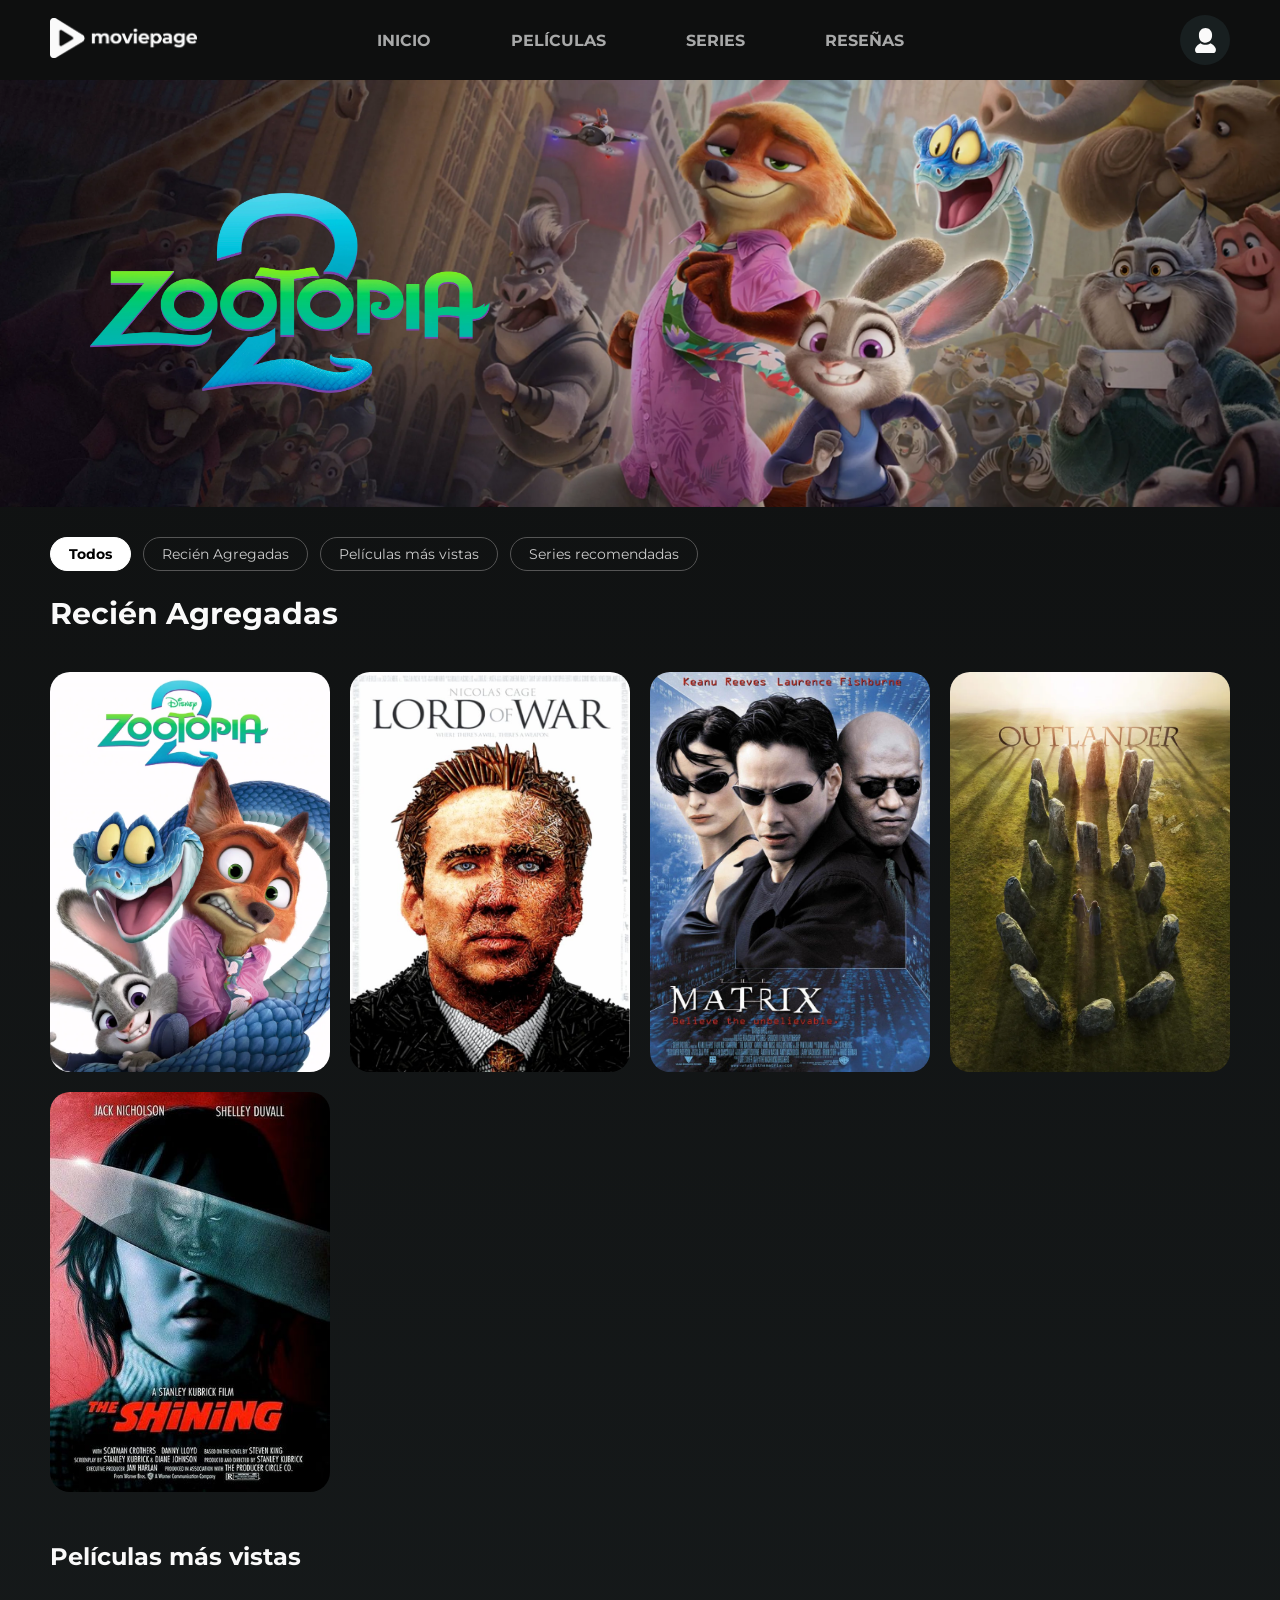
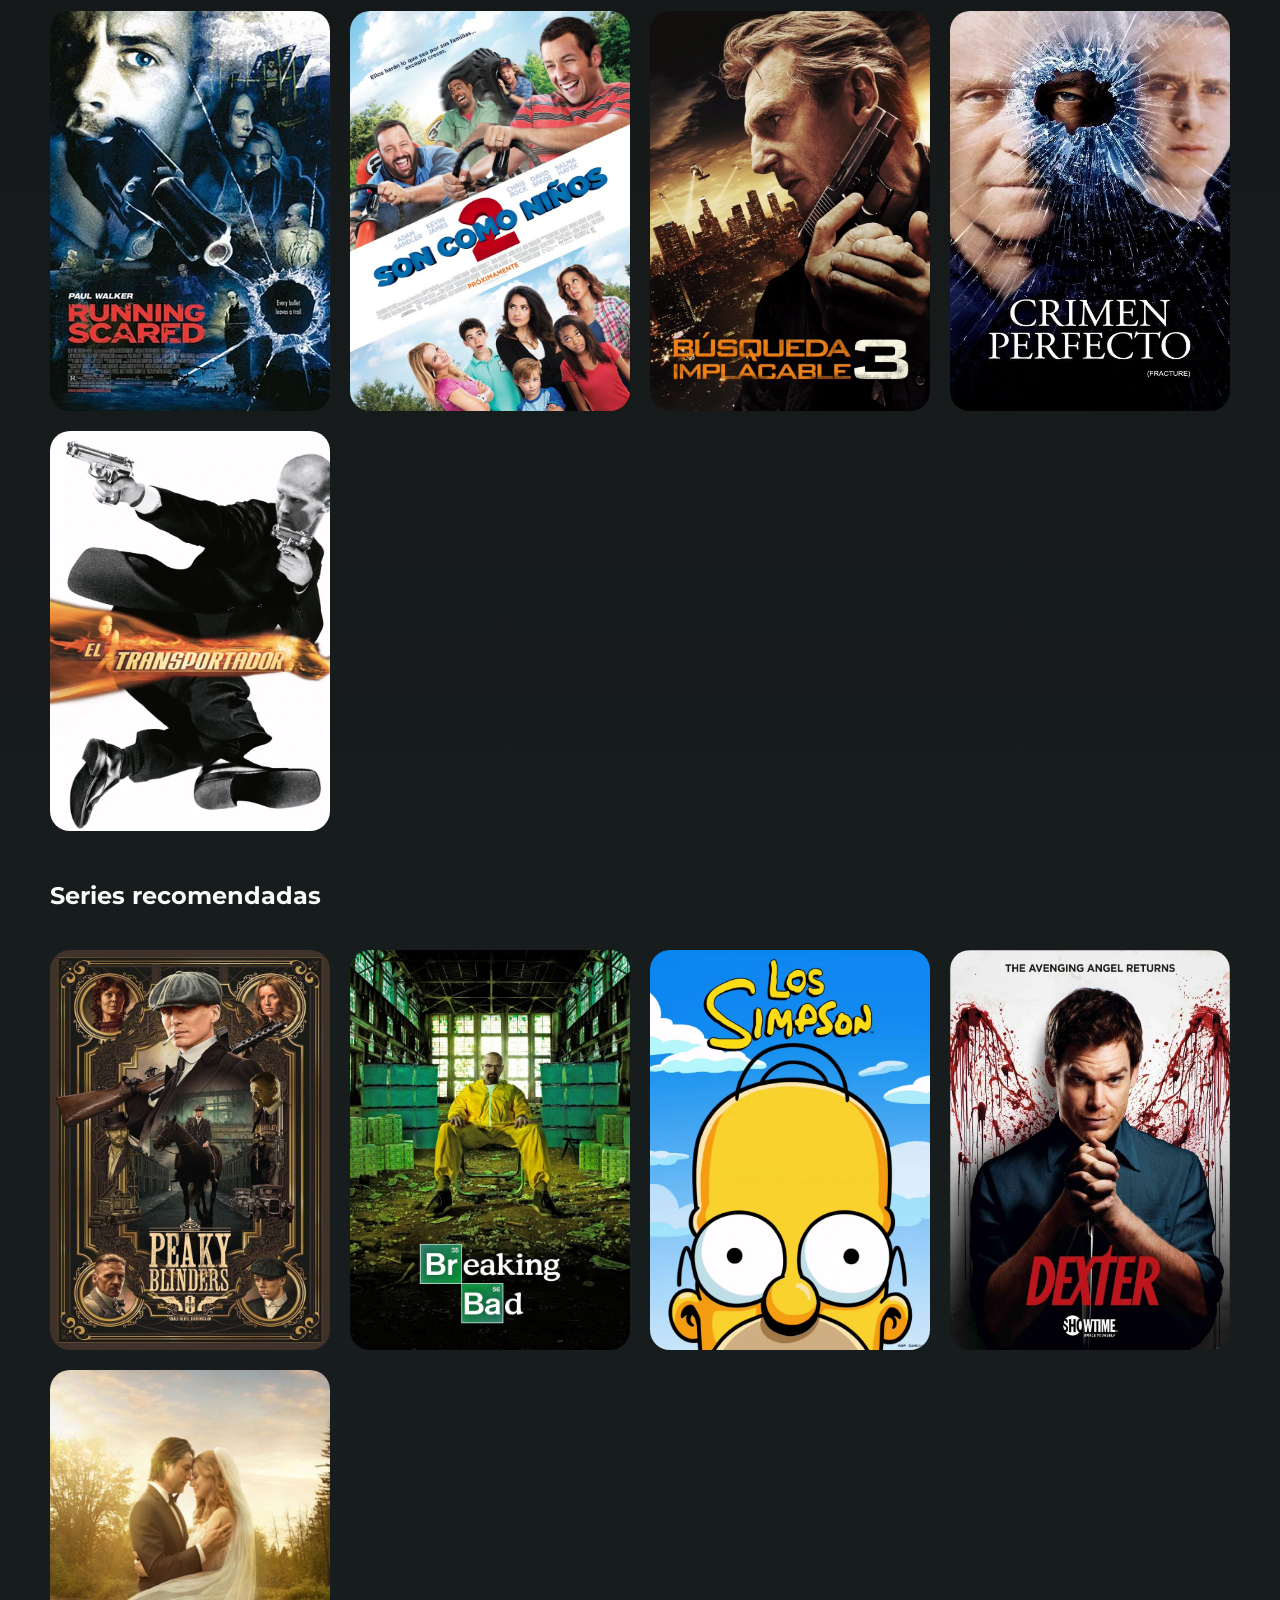
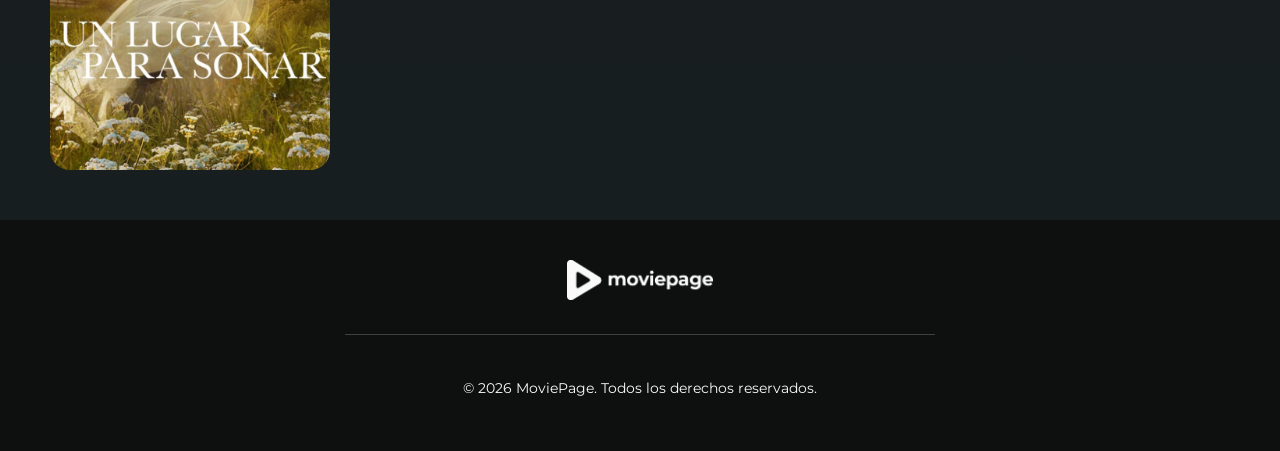
<file: index.html>
<!doctype html>

<html lang="es">
  <head>
    <meta charset="UTF-8" />
    <meta name="viewport" content="width=device-width, initial-scale=1.0" />
    <link rel="stylesheet" href="./global.css" />
    <script src="https://code.jquery.com/jquery-3.7.1.min.js"></script>
    <link rel="icon" type="image/png" href="./public/favicon.png" />
    <link
      href="https://fonts.googleapis.com/css2?family=Montserrat:wght@400;700&display=swap"
      rel="stylesheet"
    />
    <title>MoviePage - Películas, series y reseñas</title>
  </head>

  <body>
    <header>
      <a href="./index.html"><img src="./public/logo.png" height="40px;" class="logo" /></a>
      <nav>
        <ul id="menu">
          <li>
            <a href="./index.html">INICIO</a>
          </li>
          <li>
            <a href="./paginapeliculas.html">PELÍCULAS</a>
          </li>
          <li>
            <a href="./paginaseries.html">SERIES</a>
          </li>
          <li>
            <a href="./reseñas.html">RESEÑAS</a>
          </li>
        </ul>
      </nav>

      <a class="circulo" href="./cuenta.html">
        <img src="./public/account.svg" alt="" height="25px" />
      </a>
    </header>
    <section id="hero">
      <img
        src="./public/zootopia2hero.webp"
        alt="Logo Zootopia 2"
        class="zootopiaLogo"
      />
      <div class="bg-hero"></div>
      <img src="./public/hero.webp" alt="Hero Image" class="hero-image" />
    </section>
    <main>
      <section id="peliculas">
        <div id="filtros">
          <button id="btn-todos" class="filtro-btn activo" onclick="filtrar('todos')">Todos</button>
          <button id="btn-recien" class="filtro-btn" onclick="filtrar('recien')">Recién Agregadas</button>
          <button id="btn-mas-vistas" class="filtro-btn" onclick="filtrar('mas-vistas')">Películas más vistas</button>
          <button id="btn-series" class="filtro-btn" onclick="filtrar('series')">Series recomendadas</button>
        </div>

        <div id="recien" class="seccion">
          <h1>Recién Agregadas</h1>
          <div class="fila-peliculas">
            <div class="pelicula-conteiner">
              <img
                src="./public/peliculasRecienAgregados/zootopia2.webp"
                alt="Zootopia 2"
                class="pelicula"
              />
            </div>
            <div class="pelicula-conteiner">
              <img
                src="./public/peliculasRecienAgregados/lordofwar.jpg"
                alt="Lord of War"
                class="pelicula"
              />
            </div>
            <div class="pelicula-conteiner">
              <img
                src="./public/peliculasRecienAgregados/matrix.jpg"
                alt="Matrix"
                class="pelicula"
              />
            </div>
            <div class="pelicula-conteiner">
              <img
                src="./public/peliculasRecienAgregados/outlander.webp"
                alt="Outlander"
                class="pelicula"
              />
            </div>
            <div class="pelicula-conteiner">
              <img
                src="./public/peliculasRecienAgregados/elresplandor.jpg"
                alt="El Resplandor"
                class="pelicula"
              />
            </div>
          </div>
        </div>

        <div id="mas-vistas" class="seccion">
          <h2>Películas más vistas</h2>
          <div class="fila-peliculas">
            <div class="pelicula-conteiner">
              <img
                src="./public/peliculasCrimen/lapruebadelcrimen.jpg"
                alt="La Prueba del Crimen"
                class="pelicula"
              />
            </div>
            <div class="pelicula-conteiner">
              <img
                src="./public/peliculasComedia/soncomoniños.jpg"
                alt="Son Como Niños"
                class="pelicula"
              />
            </div>
            <div class="pelicula-conteiner">
              <img
                src="./public/peliculasAccion/busquedaimplacable3.webp"
                alt="Búsqueda Implacable 3"
                class="pelicula"
              />
            </div>
            <div class="pelicula-conteiner">
              <img
                src="./public/peliculasCrimen/crimenperfecto.webp"
                alt="Crimen Perfecto"
                class="pelicula"
              />
            </div>
            <div class="pelicula-conteiner">
              <img
                src="./public/peliculasAccion/eltransportador.webp"
                alt="El Transportador"
                class="pelicula"
              />
            </div>
          </div>
        </div>

        <div id="series" class="seccion">
          <h2>Series recomendadas</h2>
          <div class="fila-peliculas">
            <div class="pelicula-conteiner">
              <img
                src="./public/seriesRecienAgregadas/peakyblinders.jpg"
                alt="Peaky Blinders"
                class="pelicula"
              />
            </div>
            <div class="pelicula-conteiner">
              <img
                src="./public/seriesRecienAgregadas/breakingbad.jpg"
                alt="Breaking Bad"
                class="pelicula"
              />
            </div>
            <div class="pelicula-conteiner">
              <img
                src="./public/seriesAnimadas/lossimpsons.webp"
                alt="Los Simpsons"
                class="pelicula"
              />
            </div>
            <div class="pelicula-conteiner">
              <img
                src="./public/seriesSuspenso/dexter.jpg"
                alt="Dexter"
                class="pelicula"
              />
            </div>
            <div class="pelicula-conteiner">
              <img
                src="./public/seriesComediaRomance/unlugarparasoñar.jpg"
                alt="Un Lugar Para Soñar"
                class="pelicula"
              />
            </div>
          </div>
        </div>
      </section>
    </main>

    <script>
      function filtrar(id) {
        $('.filtro-btn').removeClass('activo');
        $('#btn-' + id).addClass('activo');

        if (id === 'todos') {
          $('.seccion:hidden').stop(true).fadeIn(400);
        } else {
          var $target = $('#' + id);
          $('.seccion').not($target).stop(true).fadeOut(200);
          $target.stop(true).fadeIn(400);
        }
      }
    </script>
    <footer>
      <a href="./index.html"><img src="./public/logo.png" height="40px;" class="logo" /></a>
      <hr />
      <p>&copy; 2026 MoviePage. Todos los derechos reservados.</p>
    </footer>
  </body>
</html>
</file>
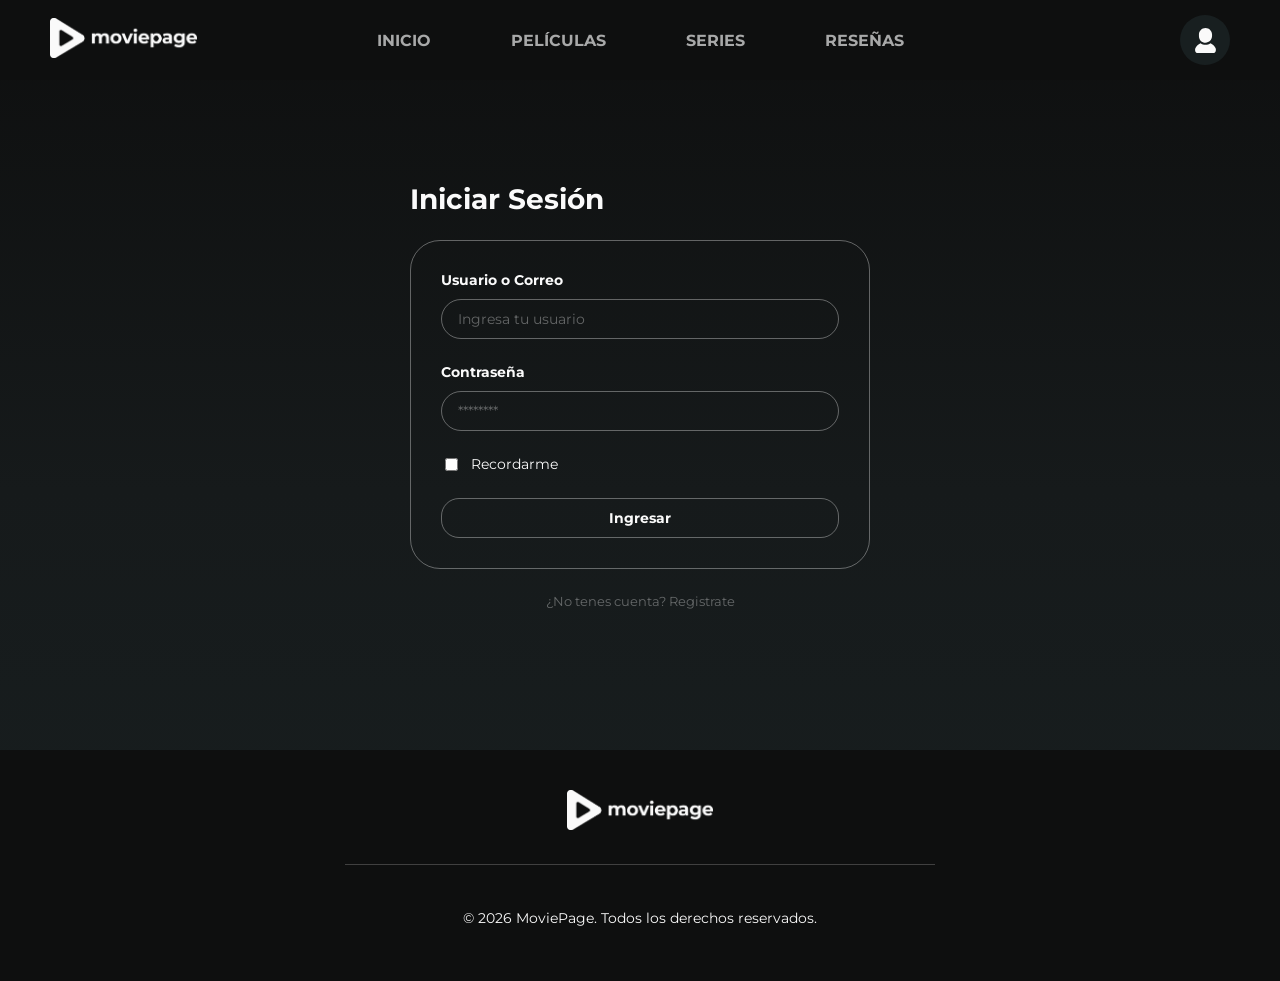
<file: cuenta.html>
<!doctype html>

<html lang="es">
  <head>
    <meta charset="UTF-8" />
    <meta name="viewport" content="width=device-width, initial-scale=1.0" />
    <link rel="stylesheet" href="./cuenta.css" />
    <link rel="icon" type="image/png" href="./public/favicon.png" />
    <link
      href="https://fonts.googleapis.com/css2?family=Montserrat:wght@400;700&display=swap"
      rel="stylesheet"
    />
    <title>MoviePage - Películas, series y reseñas</title>
  </head>

  <body>
    <header>
      <a href="./index.html"><img src="./public/logo.png" height="40px;" class="logo" /></a>
      <nav>
        <ul id="menu">
          <li>
            <a href="./index.html">INICIO</a>
          </li>
          <li>
            <a href="./paginapeliculas.html">PELÍCULAS</a>
          </li>
          <li>
            <a href="./paginaseries.html">SERIES</a>
          </li>
          <li>
            <a href="./reseñas.html">RESEÑAS</a>
          </li>
        </ul>
      </nav>

      <a class="circulo" href="./cuenta.html">
        <img src="./public/account.svg" alt="" height="25px" />
      </a>
    </header>
    <main>
      <div class="login-container">
        <h2>Iniciar Sesión</h2>

        <form action="#">
          <div class="form-group">
            <label for="username">Usuario o Correo</label>
            <input
              type="text"
              id="username"
              name="username"
              placeholder="Ingresa tu usuario"
              required
            />
          </div>

          <div class="form-group">
            <label for="password">Contraseña</label>
            <input
              type="password"
              id="password"
              name="password"
              placeholder="********"
              required
            />
          </div>

          <div class="form-group checkbox">
            <input type="checkbox" id="remember" name="remember" />
            <label for="remember">Recordarme</label>
          </div>

          <button type="button" id="btn-ingresar">Ingresar</button>
          <p id="login-error" class="error-msg"></p>
        </form>

        <a href="./register.html" class="footer-link"
          >¿No tenes cuenta? Registrate</a
        >
      </div>
    </main>
    <script src="https://code.jquery.com/jquery-3.7.1.min.js"></script>
    <script src="./js/cuenta.js"></script>
    <footer>
      <a href="./index.html"><img src="./public/logo.png" height="40px;" class="logo" /></a>
      <hr />
      <p>&copy; 2026 MoviePage. Todos los derechos reservados.</p>
    </footer>
  </body>
</html>
</file>
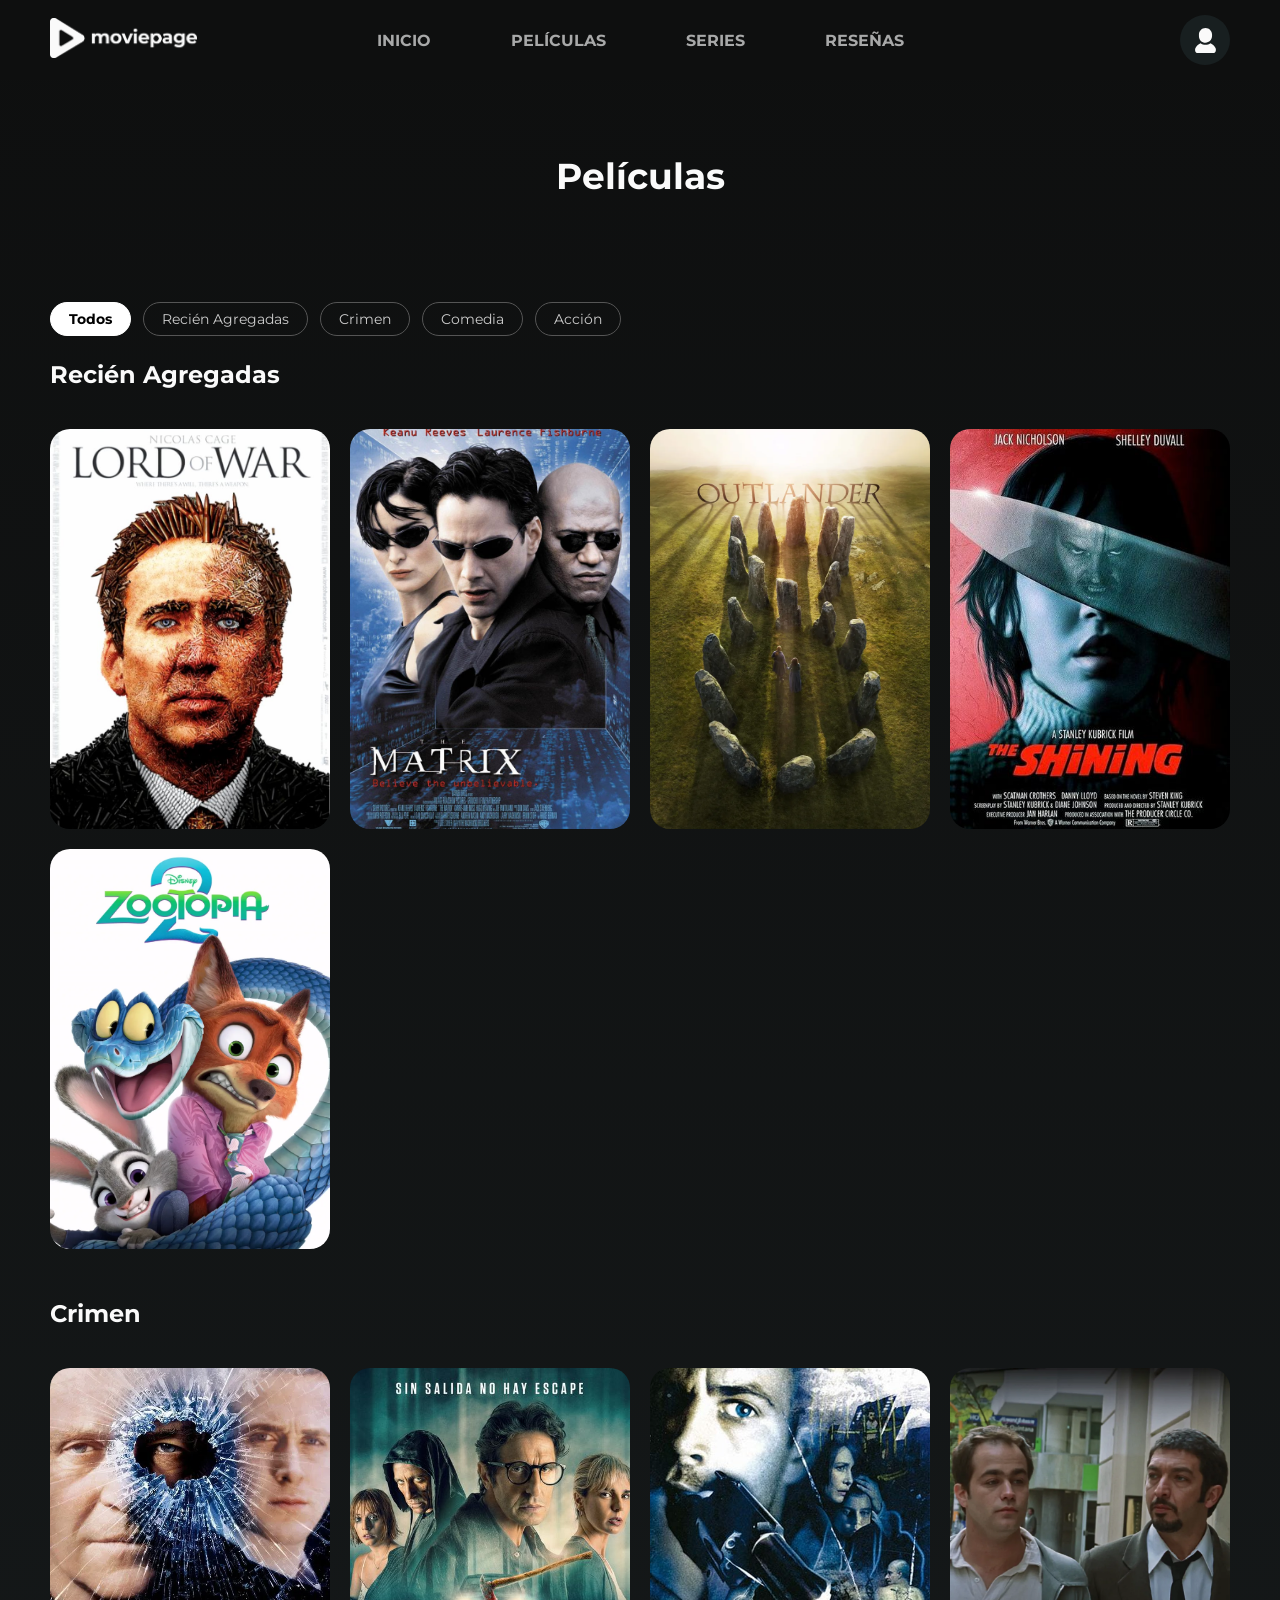
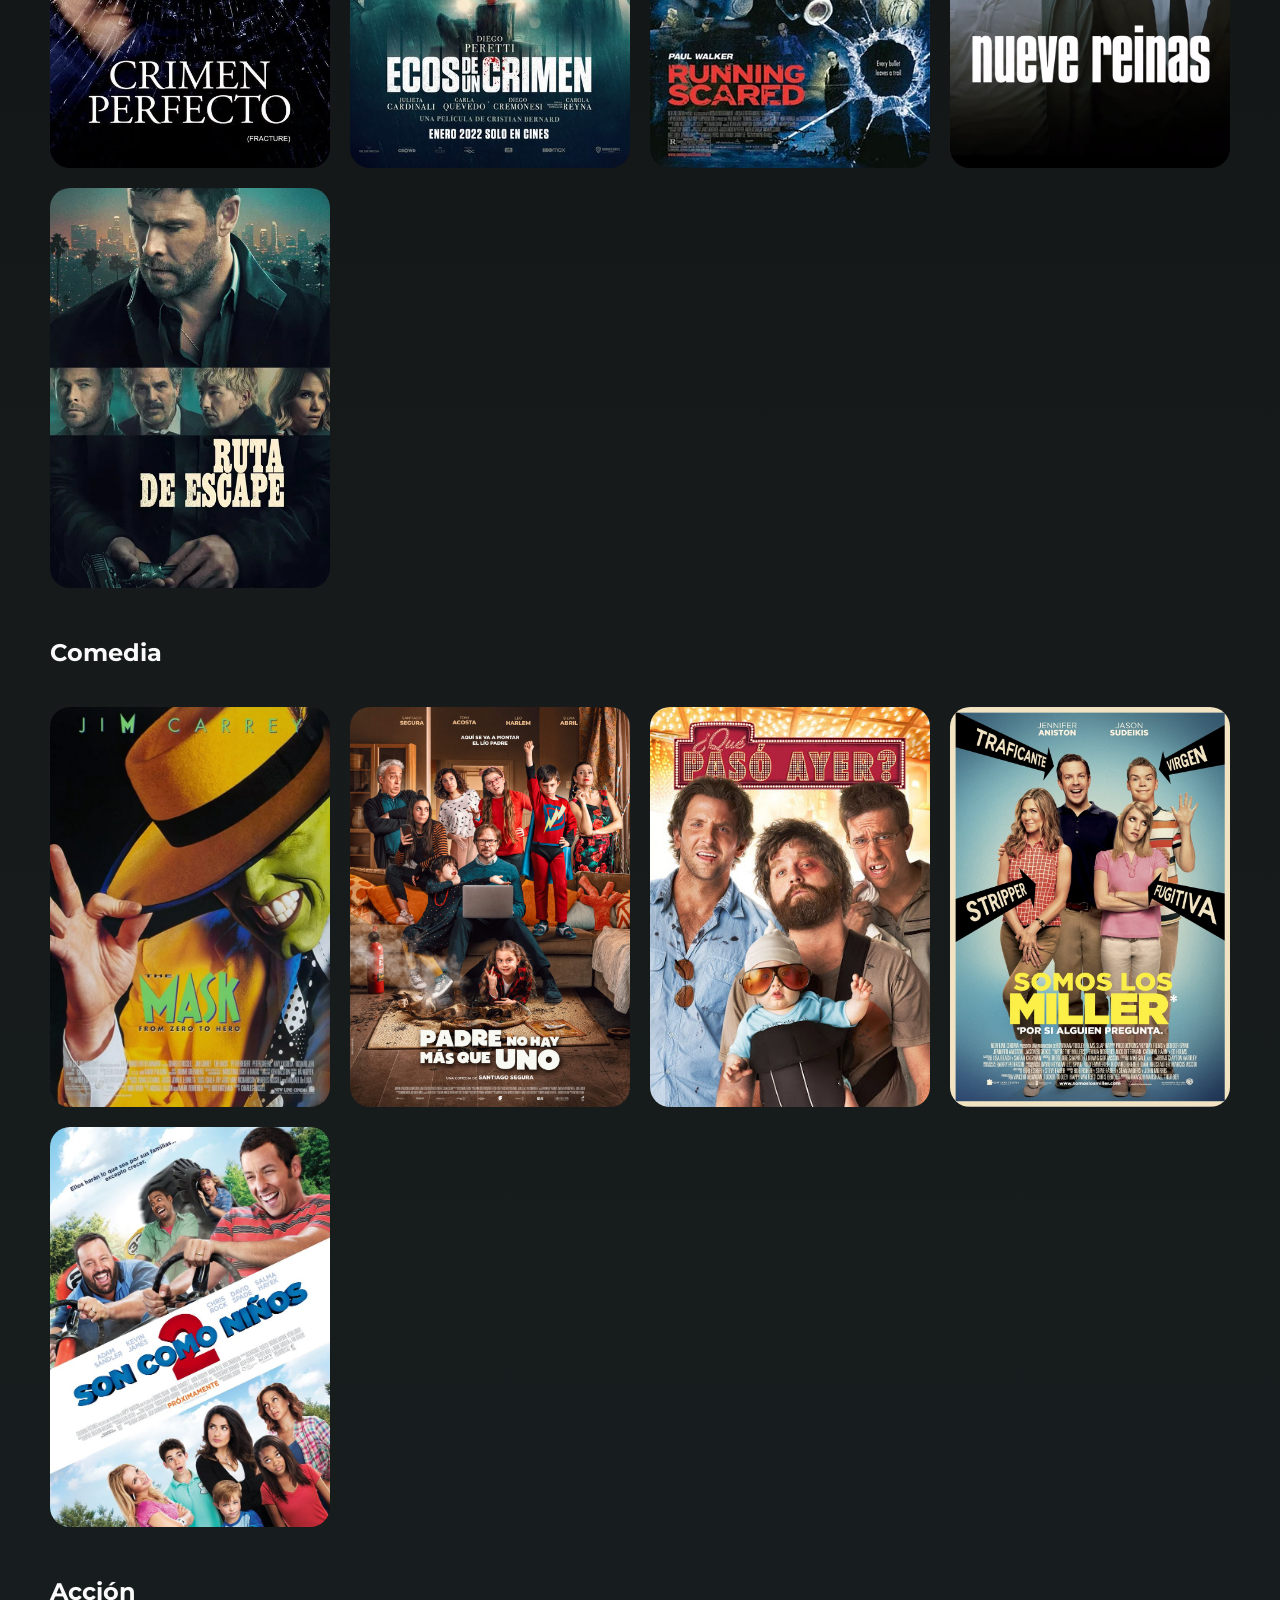
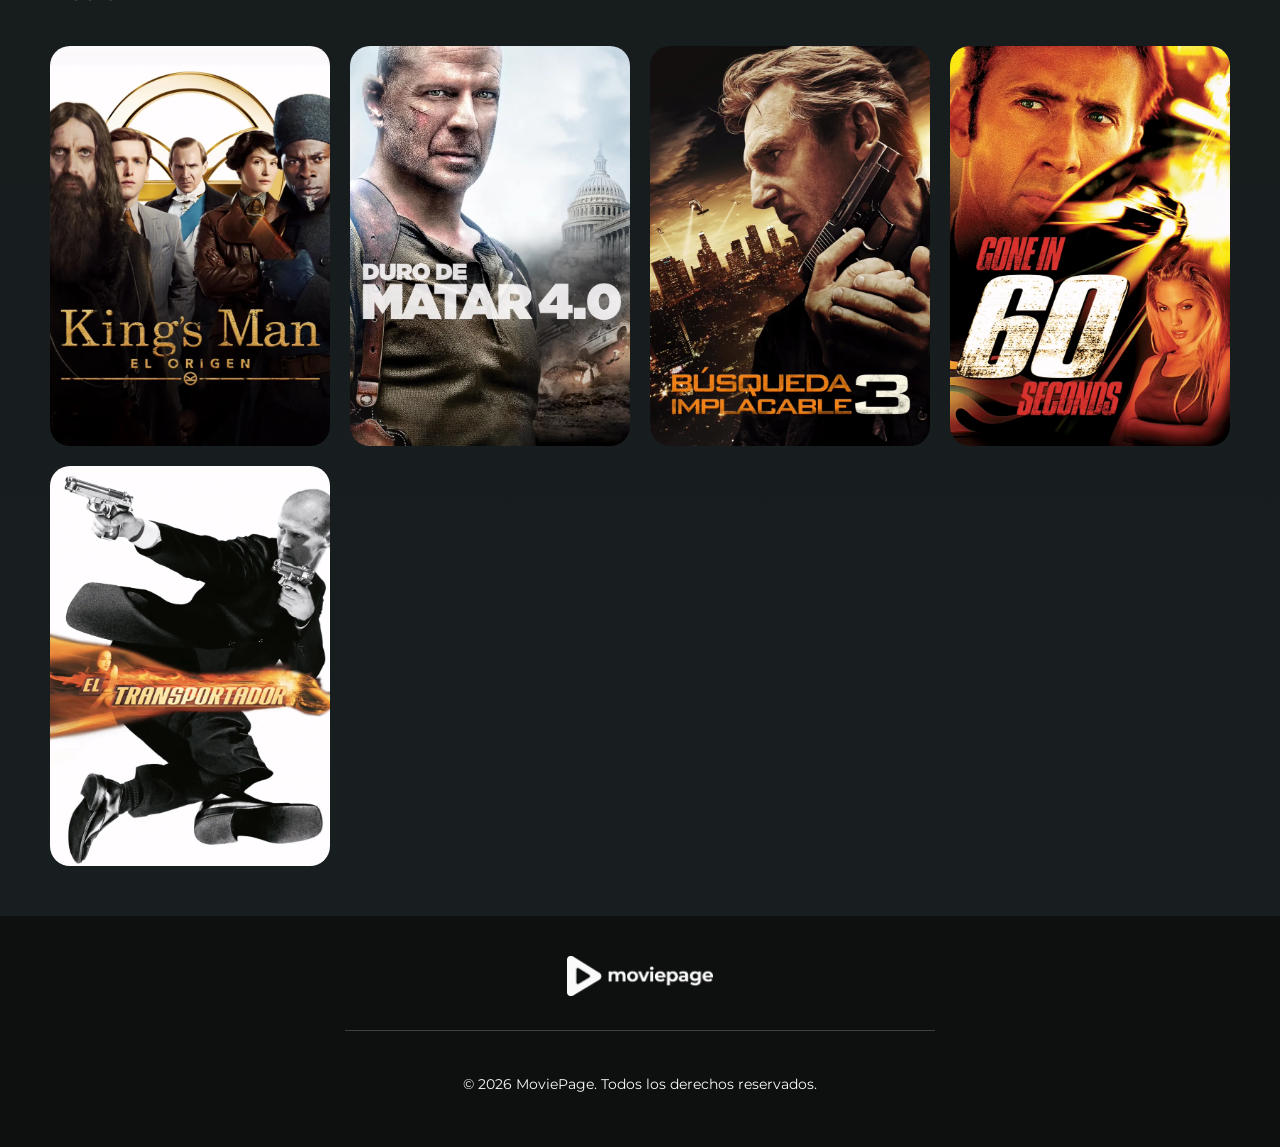
<file: paginapeliculas.html>
<!doctype html>

<html lang="es">
  <head>
    <meta charset="UTF-8" />
    <meta name="viewport" content="width=device-width, initial-scale=1.0" />
    <link rel="stylesheet" href="./paginapeliculas.css" />
    <link rel="icon" type="image/png" href="./public/favicon.png" />
    <link
      href="https://fonts.googleapis.com/css2?family=Montserrat:wght@400;700&display=swap"
      rel="stylesheet"
    />
    <title>MoviePage - Películas</title>
  </head>

  <body>
    <header>
      <a href="./index.html"><img src="./public/logo.png" height="40px;" class="logo" /></a>

      <nav>
        <ul id="menu">
          <li>
            <a href="./index.html">INICIO</a>
          </li>
          <li>
            <a href="./paginapeliculas.html">PELÍCULAS</a>
          </li>
          <li>
            <a href="./paginaseries.html">SERIES</a>
          </li>
          <li>
            <a href="./reseñas.html">RESEÑAS</a>
          </li>
        </ul>
      </nav>

      <a class="circulo" href="./cuenta.html">
        <img src="./public/account.svg" alt="" height="25px" />
      </a>
    </header>

    <main>
      <div class="nav-peliculas">
        <h1>Películas</h1>
      </div>
      <section id="peliculas">
        <div id="filtros">
          <button id="btn-todos" class="filtro-btn activo" onclick="filtrar('todos')">Todos</button>
          <button id="btn-recien" class="filtro-btn" onclick="filtrar('recien')">Recién Agregadas</button>
          <button id="btn-crimen" class="filtro-btn" onclick="filtrar('crimen')">Crimen</button>
          <button id="btn-comedia" class="filtro-btn" onclick="filtrar('comedia')">Comedia</button>
          <button id="btn-accion" class="filtro-btn" onclick="filtrar('accion')">Acción</button>
        </div>

        <div id="recien" class="seccion">
          <h2>Recién Agregadas</h2>
          <div class="fila-peliculas">
            <div class="pelicula-conteiner">
              <img src="./public/peliculasRecienAgregados/lordofwar.jpg" alt="Lord of War" class="pelicula" />
            </div>
            <div class="pelicula-conteiner">
              <img src="./public/peliculasRecienAgregados/matrix.jpg" alt="Matrix" class="pelicula" />
            </div>
            <div class="pelicula-conteiner">
              <img src="./public/peliculasRecienAgregados/outlander.webp" alt="Outlander" class="pelicula" />
            </div>
            <div class="pelicula-conteiner">
              <img src="./public/peliculasRecienAgregados/elresplandor.jpg" alt="El Resplandor" class="pelicula" />
            </div>
            <div class="pelicula-conteiner">
              <img src="./public/peliculasRecienAgregados/zootopia2.webp" alt="Zootopia 2" class="pelicula" />
            </div>
          </div>
        </div>

        <div id="crimen" class="seccion">
          <h2>Crimen</h2>
          <div class="fila-peliculas">
            <div class="pelicula-conteiner">
              <img src="./public/peliculasCrimen/crimenperfecto.webp" alt="Crimen Perfecto" class="pelicula" />
            </div>
            <div class="pelicula-conteiner">
              <img src="./public/peliculasCrimen/ecosdeuncrimen.jpg" alt="Ecos de un Crimen" class="pelicula" />
            </div>
            <div class="pelicula-conteiner">
              <img src="./public/peliculasCrimen/lapruebadelcrimen.jpg" alt="La Prueba del Crimen" class="pelicula" />
            </div>
            <div class="pelicula-conteiner">
              <img src="./public/peliculasCrimen/nuevereinas.webp" alt="Nueve Reinas" class="pelicula" />
            </div>
            <div class="pelicula-conteiner">
              <img src="./public/peliculasCrimen/rutadeescape.webp" alt="Ruta de Escape" class="pelicula" />
            </div>
          </div>
        </div>

        <div id="comedia" class="seccion">
          <h2>Comedia</h2>
          <div class="fila-peliculas">
            <div class="pelicula-conteiner">
              <img src="./public/peliculasComedia/lamascara.jpg" alt="La Máscara" class="pelicula" />
            </div>
            <div class="pelicula-conteiner">
              <img src="./public/peliculasComedia/padrenohaymasqueuno.jpg" alt="Padre No Hay Más Que Uno" class="pelicula" />
            </div>
            <div class="pelicula-conteiner">
              <img src="./public/peliculasComedia/quepasoayer.jpg" alt="Qué Pasó Ayer" class="pelicula" />
            </div>
            <div class="pelicula-conteiner">
              <img src="./public/peliculasComedia/somoslosmiller.jpg" alt="Somos los Miller" class="pelicula" />
            </div>
            <div class="pelicula-conteiner">
              <img src="./public/peliculasComedia/soncomoniños.jpg" alt="Son Como Niños" class="pelicula" />
            </div>
          </div>
        </div>

        <div id="accion" class="seccion">
          <h2>Acción</h2>
          <div class="fila-peliculas">
            <div class="pelicula-conteiner">
              <img src="./public/peliculasAccion/kingsman.webp" alt="Kingsman" class="pelicula" />
            </div>
            <div class="pelicula-conteiner">
              <img src="./public/peliculasAccion/durodematar4.0.webp" alt="Duro de Matar 4.0" class="pelicula" />
            </div>
            <div class="pelicula-conteiner">
              <img src="./public/peliculasAccion/busquedaimplacable3.webp" alt="Búsqueda Implacable 3" class="pelicula" />
            </div>
            <div class="pelicula-conteiner">
              <img src="./public/peliculasAccion/gonein60seconds.webp" alt="Gone in 60 Seconds" class="pelicula" />
            </div>
            <div class="pelicula-conteiner">
              <img src="./public/peliculasAccion/eltransportador.webp" alt="El Transportador" class="pelicula" />
            </div>
          </div>
        </div>
      </section>
    </main>
    <script>
      function filtrar(id) {
        document.getElementById('recien').style.display = 'none';
        document.getElementById('crimen').style.display = 'none';
        document.getElementById('comedia').style.display = 'none';
        document.getElementById('accion').style.display = 'none';

        if (id === 'todos') {
          document.getElementById('recien').style.display = 'block';
          document.getElementById('crimen').style.display = 'block';
          document.getElementById('comedia').style.display = 'block';
          document.getElementById('accion').style.display = 'block';
        } else {
          document.getElementById(id).style.display = 'block';
        }

        document.getElementById('btn-todos').classList.remove('activo');
        document.getElementById('btn-recien').classList.remove('activo');
        document.getElementById('btn-crimen').classList.remove('activo');
        document.getElementById('btn-comedia').classList.remove('activo');
        document.getElementById('btn-accion').classList.remove('activo');
        document.getElementById('btn-' + id).classList.add('activo');
      }
    </script>
    <footer>
      <a href="./index.html"><img src="./public/logo.png" height="40px;" class="logo" /></a>
      <hr />
      <p>&copy; 2026 MoviePage. Todos los derechos reservados.</p>
    </footer>
  </body>
</html>
</file>
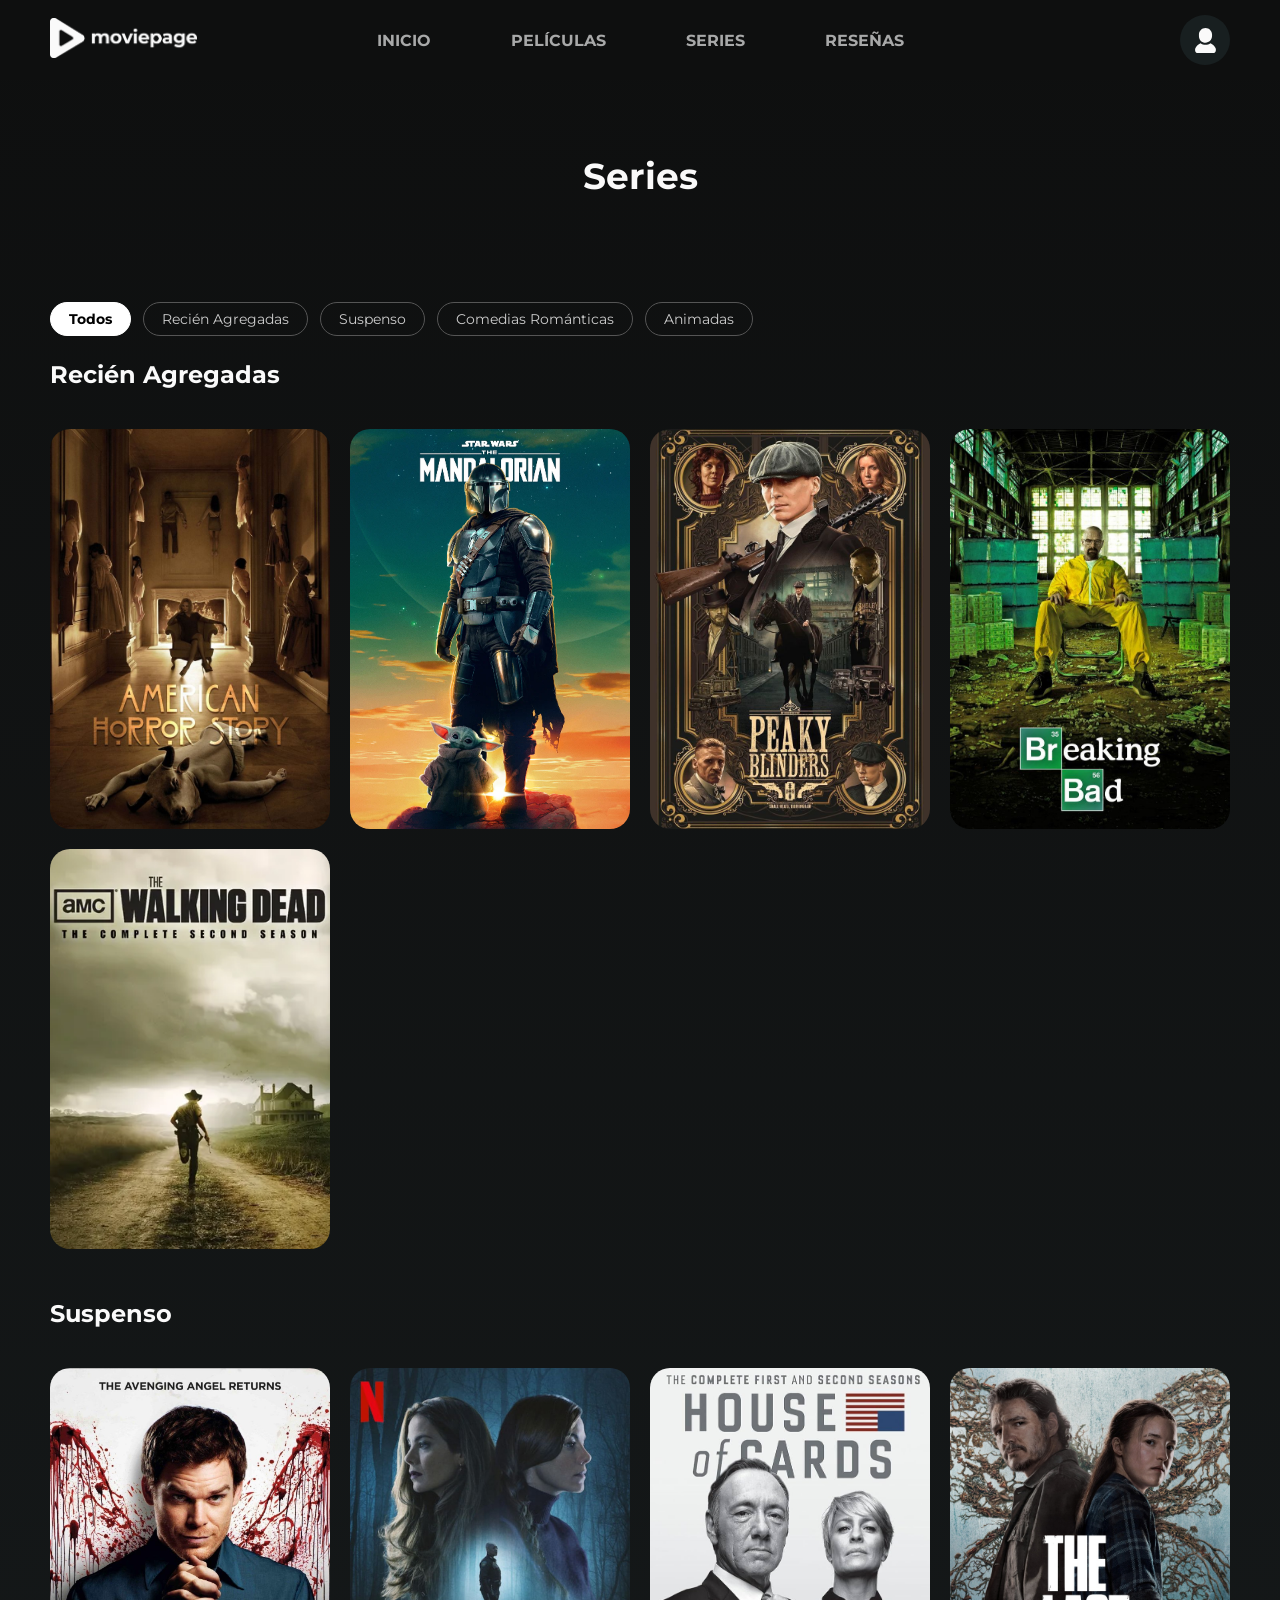
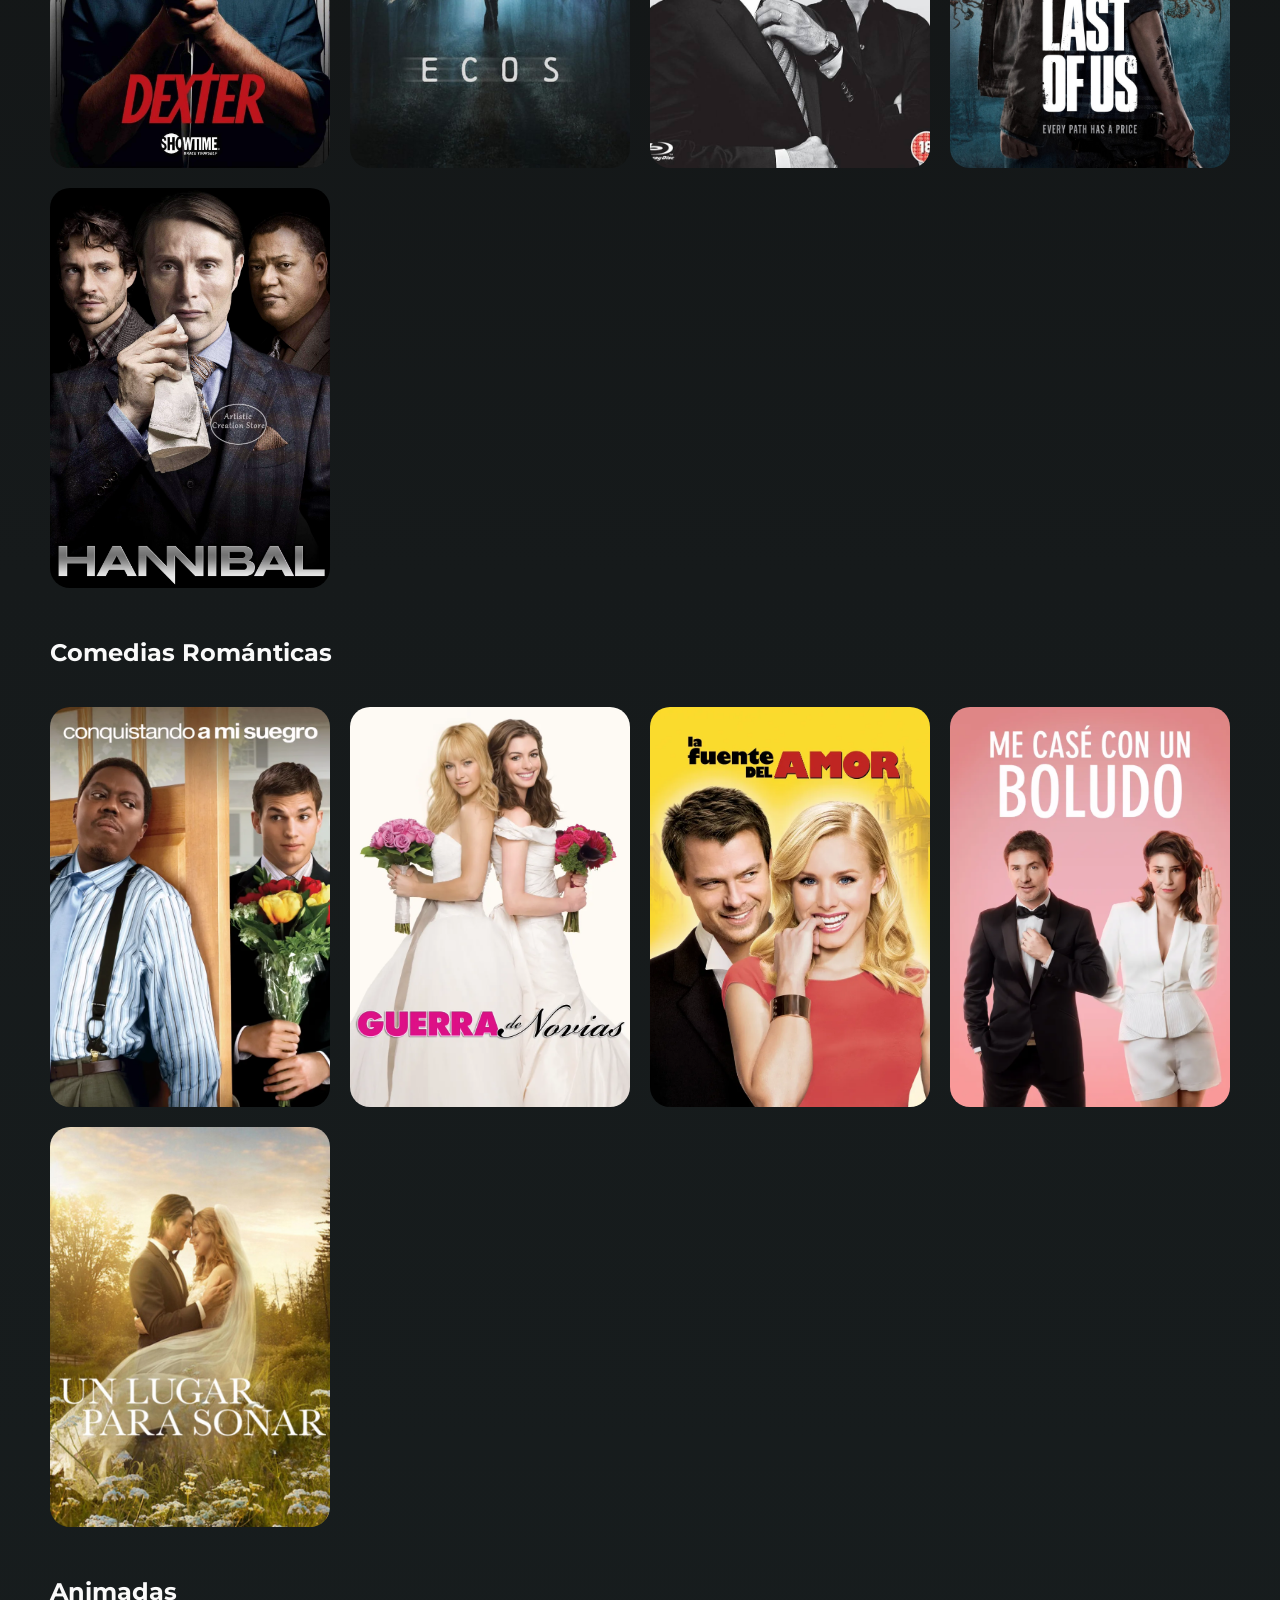
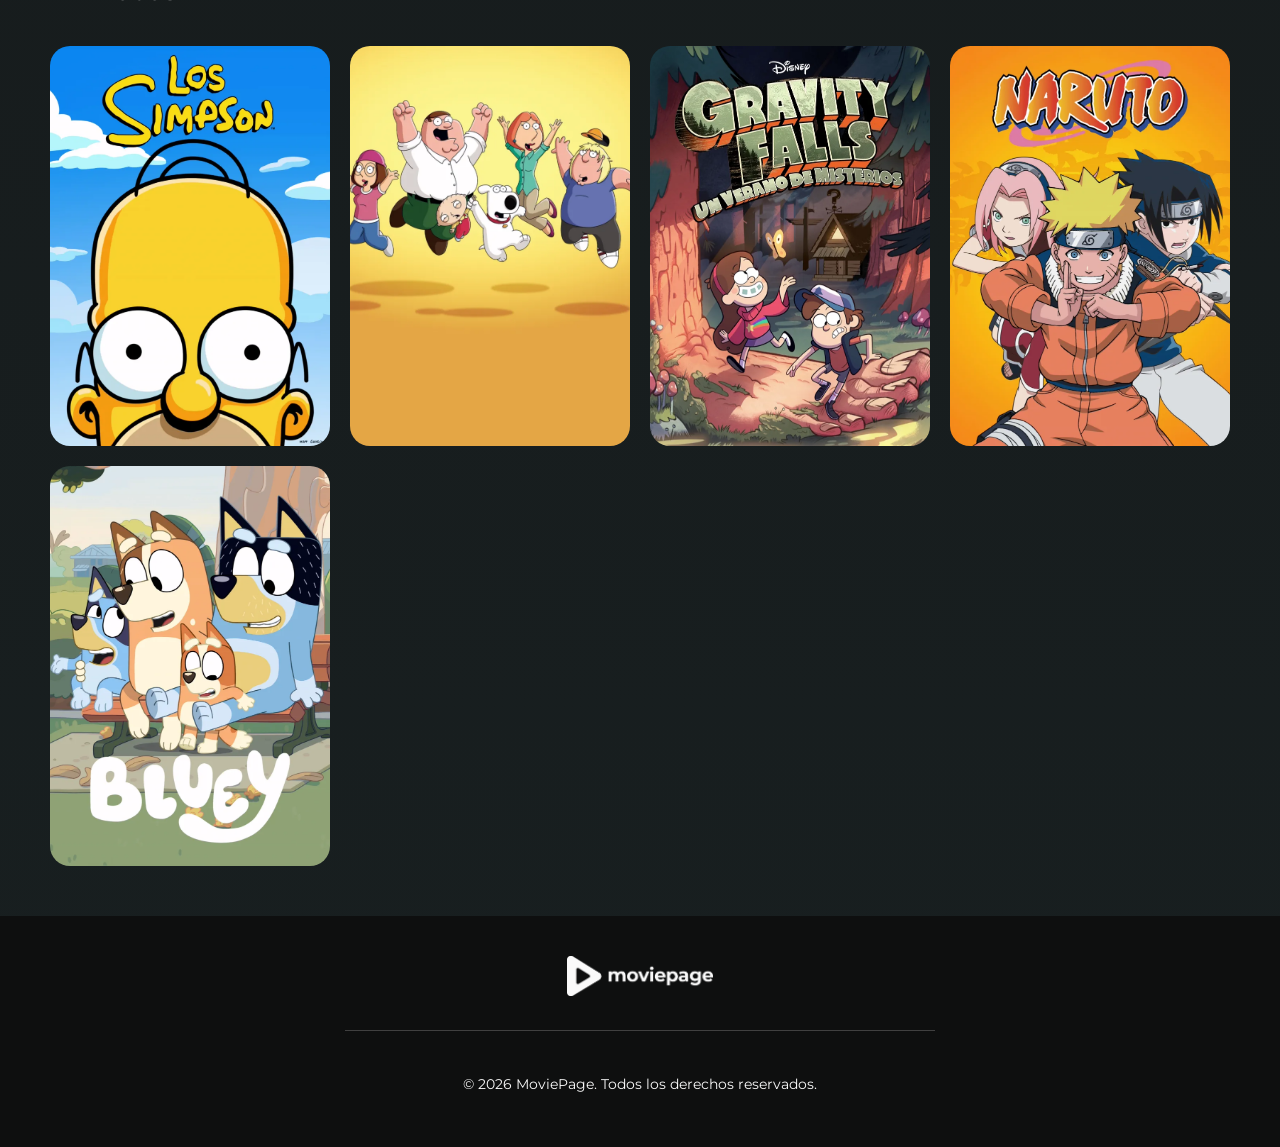
<file: paginaseries.html>
<!doctype html>

<html lang="es">
  <head>
    <meta charset="UTF-8" />
    <meta name="viewport" content="width=device-width, initial-scale=1.0" />
    <link rel="stylesheet" href="./paginapeliculas.css" />
    <link rel="icon" type="image/png" href="./public/favicon.png" />
    <link
      href="https://fonts.googleapis.com/css2?family=Montserrat:wght@400;700&display=swap"
      rel="stylesheet"
    />
    <title>MoviePage - Series</title>
  </head>

  <body>
    <header>
      <a href="./index.html"><img src="./public/logo.png" height="40px;" class="logo" /></a>

      <nav>
        <ul id="menu">
          <li>
            <a href="./index.html">INICIO</a>
          </li>
          <li>
            <a href="./paginapeliculas.html">PELÍCULAS</a>
          </li>
          <li>
            <a href="./paginaseries.html">SERIES</a>
          </li>
          <li>
            <a href="./reseñas.html">RESEÑAS</a>
          </li>
        </ul>
      </nav>

      <a class="circulo" href="./cuenta.html">
        <img src="./public/account.svg" alt="" height="25px" />
      </a>
    </header>

    <main>
      <div class="nav-peliculas">
        <h1>Series</h1>
      </div>
      <section id="peliculas">
        <div id="filtros">
          <button id="btn-todos" class="filtro-btn activo" onclick="filtrar('todos')">Todos</button>
          <button id="btn-recien" class="filtro-btn" onclick="filtrar('recien')">Recién Agregadas</button>
          <button id="btn-suspenso" class="filtro-btn" onclick="filtrar('suspenso')">Suspenso</button>
          <button id="btn-comedia-romance" class="filtro-btn" onclick="filtrar('comedia-romance')">Comedias Románticas</button>
          <button id="btn-animadas" class="filtro-btn" onclick="filtrar('animadas')">Animadas</button>
        </div>

        <div id="recien" class="seccion">
          <h2>Recién Agregadas</h2>
          <div class="fila-peliculas">
            <div class="pelicula-conteiner">
              <img src="./public/seriesRecienAgregadas/americanhorrorstory.jpg" alt="American Horror Story" class="pelicula" />
            </div>
            <div class="pelicula-conteiner">
              <img src="./public/seriesRecienAgregadas/elmandalorian.webp" alt="El Mandalorian" class="pelicula" />
            </div>
            <div class="pelicula-conteiner">
              <img src="./public/seriesRecienAgregadas/peakyblinders.jpg" alt="Peaky Blinders" class="pelicula" />
            </div>
            <div class="pelicula-conteiner">
              <img src="./public/seriesRecienAgregadas/breakingbad.jpg" alt="Breaking Bad" class="pelicula" />
            </div>
            <div class="pelicula-conteiner">
              <img src="./public/seriesRecienAgregadas/thewalkingdead.webp" alt="The Walking Dead" class="pelicula" />
            </div>
          </div>
        </div>

        <div id="suspenso" class="seccion">
          <h2>Suspenso</h2>
          <div class="fila-peliculas">
            <div class="pelicula-conteiner">
              <img src="./public/seriesSuspenso/dexter.jpg" alt="Dexter" class="pelicula" />
            </div>
            <div class="pelicula-conteiner">
              <img src="./public/seriesSuspenso/ecos.jpg" alt="Ecos" class="pelicula" />
            </div>
            <div class="pelicula-conteiner">
              <img src="./public/seriesSuspenso/houseofcards.jpg" alt="House of Cards" class="pelicula" />
            </div>
            <div class="pelicula-conteiner">
              <img src="./public/seriesSuspenso/tlou.jpg" alt="The Last of Us" class="pelicula" />
            </div>
            <div class="pelicula-conteiner">
              <img src="./public/seriesSuspenso/hannibal.avif" alt="Hannibal" class="pelicula" />
            </div>
          </div>
        </div>

        <div id="comedia-romance" class="seccion">
          <h2>Comedias Románticas</h2>
          <div class="fila-peliculas">
            <div class="pelicula-conteiner">
              <img src="./public/seriesComediaRomance/conquistandoamisuegro.webp" alt="Conquistando a Mi Suegro" class="pelicula" />
            </div>
            <div class="pelicula-conteiner">
              <img src="./public/seriesComediaRomance/guerradenovias.webp" alt="Guerra de Novias" class="pelicula" />
            </div>
            <div class="pelicula-conteiner">
              <img src="./public/seriesComediaRomance/lafuentedelamor.webp" alt="La Fuente del Amor" class="pelicula" />
            </div>
            <div class="pelicula-conteiner">
              <img src="./public/seriesComediaRomance/mecaseconunboludo.webp" alt="Me Case Con Un Boludo" class="pelicula" />
            </div>
            <div class="pelicula-conteiner">
              <img src="./public/seriesComediaRomance/unlugarparasoñar.jpg" alt="Un Lugar Para Soñar" class="pelicula" />
            </div>
          </div>
        </div>

        <div id="animadas" class="seccion">
          <h2>Animadas</h2>
          <div class="fila-peliculas">
            <div class="pelicula-conteiner">
              <img src="./public/seriesAnimadas/lossimpsons.webp" alt="Los Simpsons" class="pelicula" />
            </div>
            <div class="pelicula-conteiner">
              <img src="./public/seriesAnimadas/familyguy.webp" alt="Family Guy" class="pelicula" />
            </div>
            <div class="pelicula-conteiner">
              <img src="./public/seriesAnimadas/gravityfalls.webp" alt="Gravity Falls" class="pelicula" />
            </div>
            <div class="pelicula-conteiner">
              <img src="./public/seriesAnimadas/naruto.webp" alt="Naruto" class="pelicula" />
            </div>
            <div class="pelicula-conteiner">
              <img src="./public/seriesAnimadas/bluey.webp" alt="Bluey" class="pelicula" />
            </div>
          </div>
        </div>
      </section>
    </main>
    <script>
      function filtrar(id) {
        document.getElementById('recien').style.display = 'none';
        document.getElementById('suspenso').style.display = 'none';
        document.getElementById('comedia-romance').style.display = 'none';
        document.getElementById('animadas').style.display = 'none';

        if (id === 'todos') {
          document.getElementById('recien').style.display = 'block';
          document.getElementById('suspenso').style.display = 'block';
          document.getElementById('comedia-romance').style.display = 'block';
          document.getElementById('animadas').style.display = 'block';
        } else {
          document.getElementById(id).style.display = 'block';
        }

        document.getElementById('btn-todos').classList.remove('activo');
        document.getElementById('btn-recien').classList.remove('activo');
        document.getElementById('btn-suspenso').classList.remove('activo');
        document.getElementById('btn-comedia-romance').classList.remove('activo');
        document.getElementById('btn-animadas').classList.remove('activo');
        document.getElementById('btn-' + id).classList.add('activo');
      }
    </script>
    <footer>
      <a href="./index.html"><img src="./public/logo.png" height="40px;" class="logo" /></a>
      <hr />
      <p>&copy; 2026 MoviePage. Todos los derechos reservados.</p>
    </footer>
  </body>
</html>
</file>
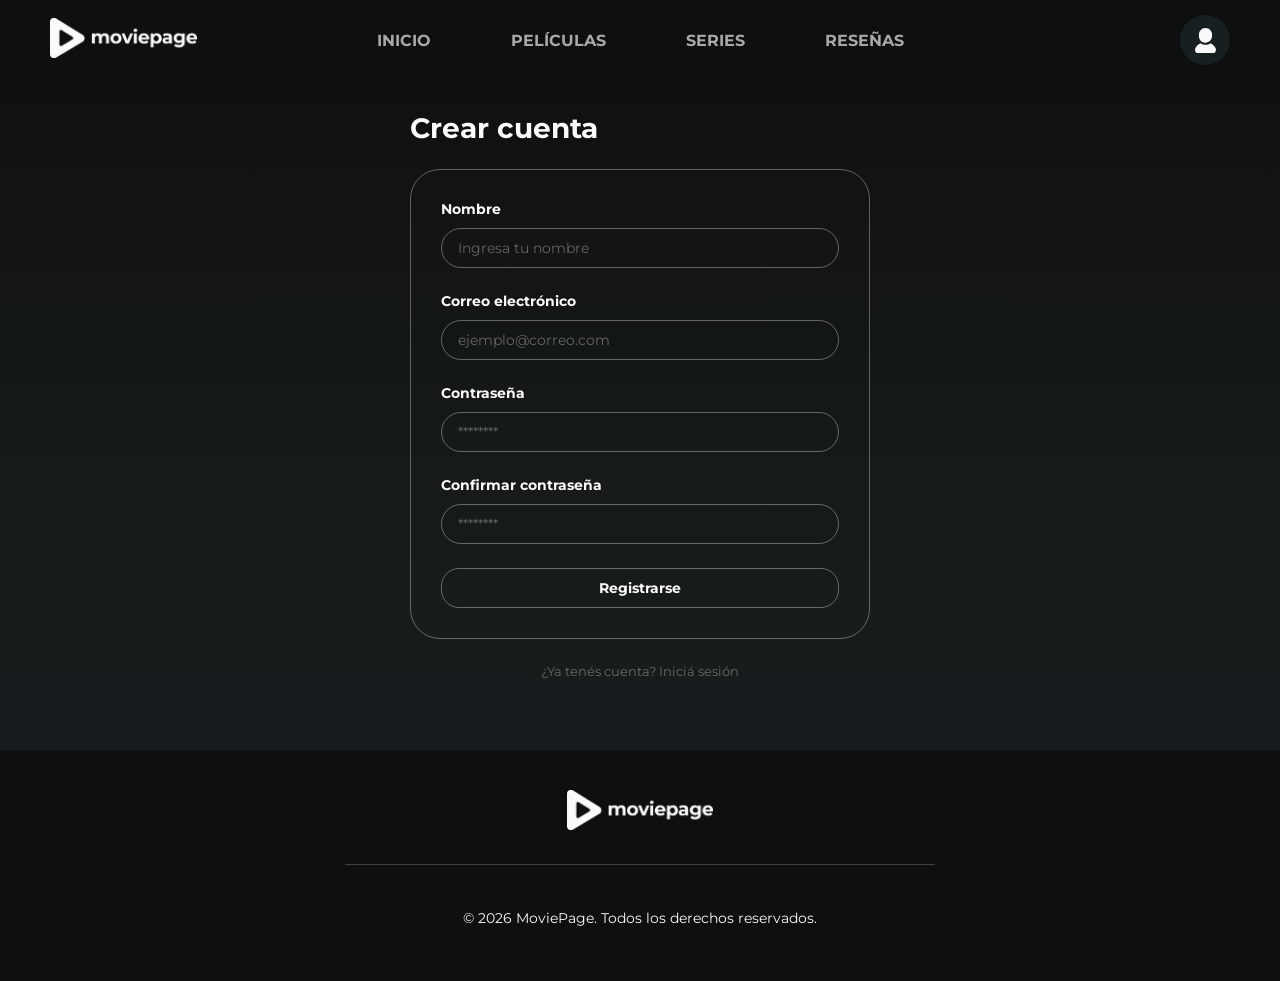
<file: register.html>
<!doctype html>

<html lang="es">
  <head>
    <meta charset="UTF-8" />
    <meta name="viewport" content="width=device-width, initial-scale=1.0" />
    <link rel="stylesheet" href="./cuenta.css" />
    <link rel="icon" type="image/png" href="./public/favicon.png" />
    <link
      href="https://fonts.googleapis.com/css2?family=Montserrat:wght@400;700&display=swap"
      rel="stylesheet"
    />
    <title>MoviePage - Películas, series y reseñas</title>
  </head>

  <body>
    <header>
      <a href="./index.html"><img src="./public/logo.png" height="40px;" class="logo" /></a>
      <nav>
        <ul id="menu">
          <li>
            <a href="./index.html">INICIO</a>
          </li>
          <li>
            <a href="./paginapeliculas.html">PELÍCULAS</a>
          </li>
          <li>
            <a href="./paginaseries.html">SERIES</a>
          </li>
          <li>
            <a href="./reseñas.html">RESEÑAS</a>
          </li>
        </ul>
      </nav>

      <a class="circulo" href="./cuenta.html">
        <img src="./public/account.svg" alt="" height="25px" />
      </a>
    </header>
    <main>
      <div class="login-container">
        <h2>Crear cuenta</h2>

        <form action="" class="form-register">
          <div class="form-group">
            <label for="name">Nombre</label>
            <input
              type="text"
              id="name"
              placeholder="Ingresa tu nombre"
              required
            />
            <p id="error-name" class="error-msg"></p>
          </div>

          <div class="form-group">
            <label for="email">Correo electrónico</label>
            <input
              type="email"
              id="email"
              placeholder="ejemplo@correo.com"
              required
            />
            <p id="error-email" class="error-msg"></p>
          </div>

          <div class="form-group">
            <label for="password">Contraseña</label>
            <input
              type="password"
              id="password"
              placeholder="********"
              required
            />
            <p id="error-password" class="error-msg"></p>
          </div>

          <div class="form-group">
            <label for="confirm-password">Confirmar contraseña</label>
            <input
              type="password"
              id="confirm-password"
              placeholder="********"
              required
            />
            <p id="error-confirm-password" class="error-msg"></p>
          </div>

          <button type="submit">Registrarse</button>
        </form>

        <a href="./cuenta.html" class="footer-link"
          >¿Ya tenés cuenta? Iniciá sesión</a
        >
      </div>
    </main>
    <footer>
      <a href="./index.html"><img src="./public/logo.png" height="40px;" class="logo" /></a>
      <hr />
      <p>&copy; 2026 MoviePage. Todos los derechos reservados.</p>
    </footer>
    <script src="https://code.jquery.com/jquery-3.7.1.min.js"></script>
    <script src="./js/register.js"></script>
  </body>
</html>
</file>
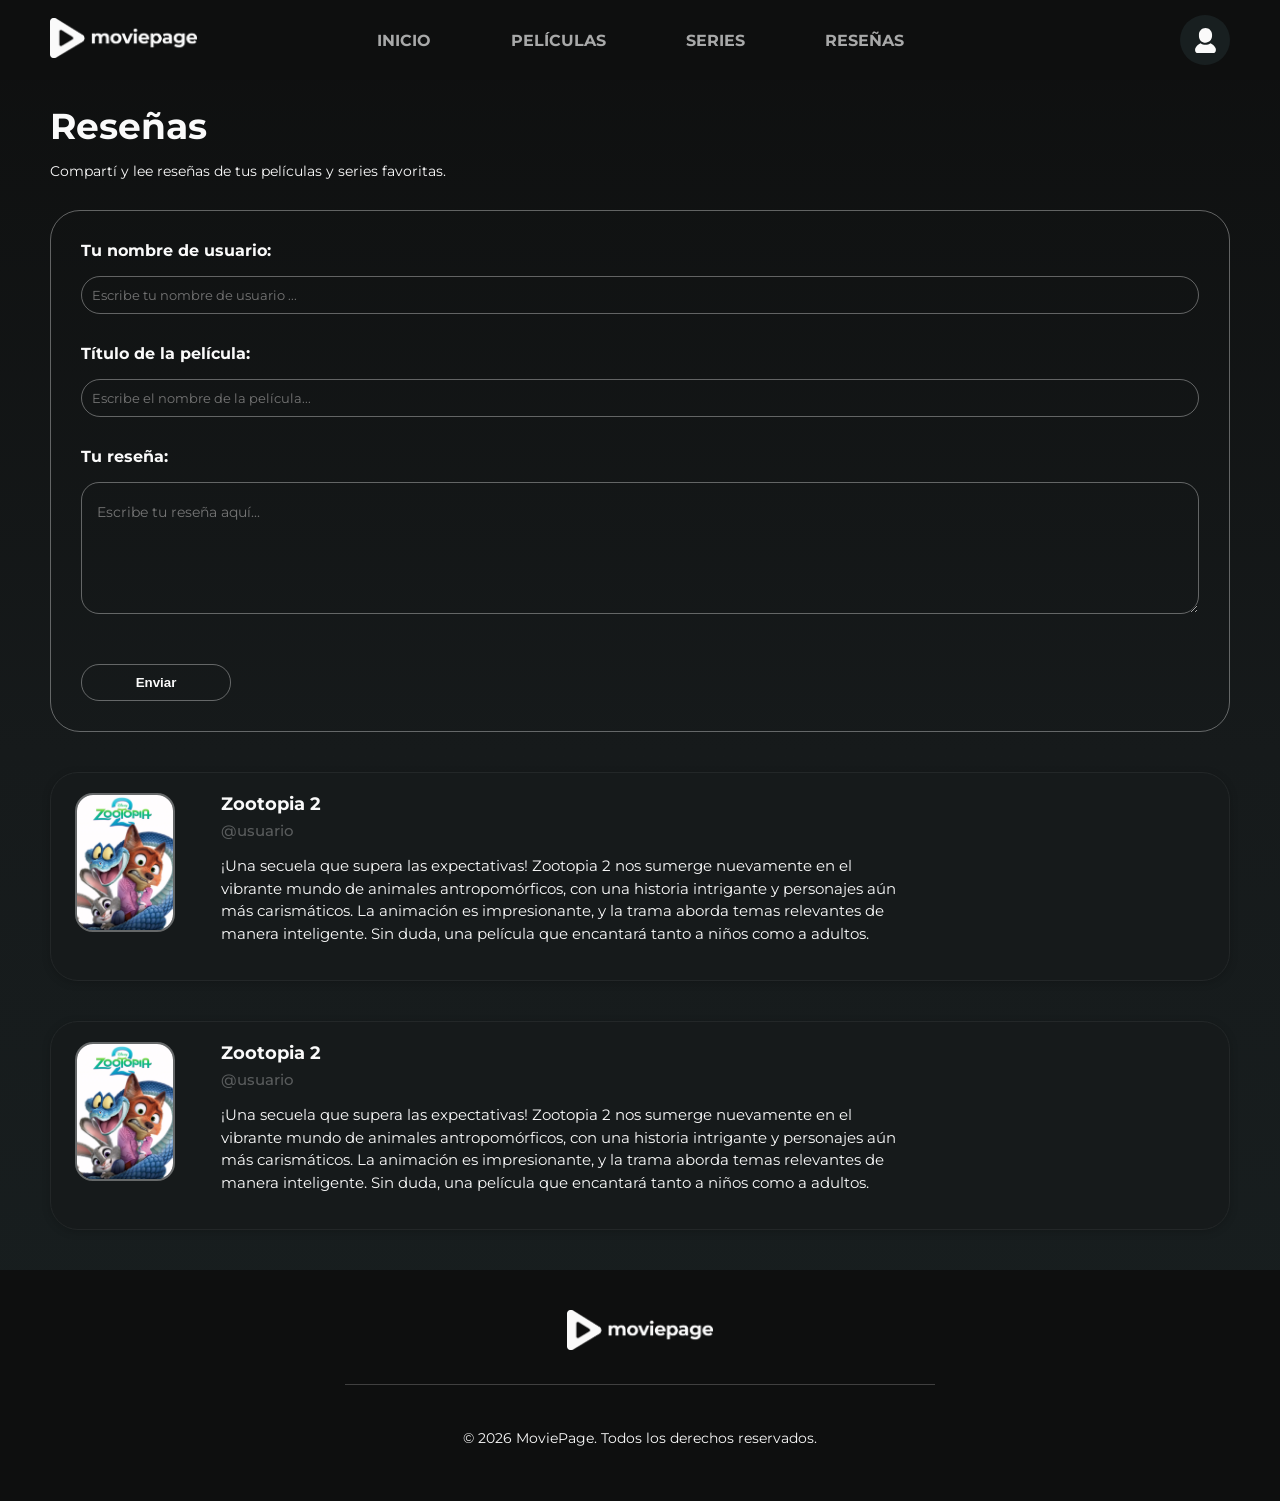
<file: reseñas.html>
<!doctype html>

<html lang="es">
  <head>
    <meta charset="UTF-8" />
    <meta name="viewport" content="width=device-width, initial-scale=1.0" />
    <link rel="stylesheet" href="./reseñas.css" />
    <link rel="icon" type="image/png" href="./public/favicon.png" />
    <link
      href="https://fonts.googleapis.com/css2?family=Montserrat:wght@400;700&display=swap"
      rel="stylesheet"
    />
    <script src="https://code.jquery.com/jquery-3.7.1.min.js"></script>
    <title>MoviePage - Películas, series y reseñas</title>
  </head>

  <body>
    <header>
      <a href="./index.html"><img src="./public/logo.png" height="40px;" class="logo" /></a>
      <nav>
        <ul id="menu">
          <li>
            <a href="./index.html">INICIO</a>
          </li>
          <li>
            <a href="./paginapeliculas.html">PELÍCULAS</a>
          </li>
          <li>
            <a href="./paginaseries.html">SERIES</a>
          </li>
          <li>
            <a href="./reseñas.html">RESEÑAS</a>
          </li>
        </ul>
      </nav>

      <a class="circulo" href="./cuenta.html">
        <img src="./public/account.svg" alt="" height="25px" />
      </a>
    </header>
    <main>
      <div class="hero">
        <h1>Reseñas</h1>
        <p>Compartí y lee reseñas de tus películas y series favoritas.</p>
      </div>

      <form action="" class="form-reseñas">
        <div class="form-group">
          <label for="usuario">Tu nombre de usuario:</label>
          <input
            name="usuario"
            id="usuario"
            placeholder="Escribe tu nombre de usuario ..."
            required
          />
        </div>

        <div class="form-group">
          <label for="titulo">Título de la película:</label>
          <div class="titulo-wrapper">
            <input
              name="titulo"
              id="titulo"
              placeholder="Escribe el nombre de la película..."
              required
            />
            <div id="titulo-dropdown" class="titulo-dropdown"></div>
          </div>
          <p id="titulo-error" class="error-msg"></p>
        </div>

        <div class="form-group">
          <label for="reseña">Tu reseña:</label>
          <div class="form-reseña">
            <textarea
              id="reseña"
              name="reseña"
              rows="5"
              placeholder="Escribe tu reseña aquí..."
            ></textarea>
          </div>
        </div>

        <button type="submit">Enviar</button>
      </form>

      <div id="contenedor-reseñas">
        <div class="reseña-publicada">
          <img src="./public/peliculasRecienAgregados/zootopia2.webp" alt="" />
          <div>
            <h2>Zootopia 2</h2>
            <span class="usuario">@usuario</span>
            <p>
              ¡Una secuela que supera las expectativas! Zootopia 2 nos sumerge
              nuevamente en el vibrante mundo de animales antropomórficos, con
              una historia intrigante y personajes aún más carismáticos. La
              animación es impresionante, y la trama aborda temas relevantes de
              manera inteligente. Sin duda, una película que encantará tanto a
              niños como a adultos.
            </p>
          </div>
        </div>
        <div class="reseña-publicada">
          <img src="./public/peliculasRecienAgregados/zootopia2.webp" alt="" />
          <div>
            <h2>Zootopia 2</h2>
            <span class="usuario">@usuario</span>
            <p>
              ¡Una secuela que supera las expectativas! Zootopia 2 nos sumerge
              nuevamente en el vibrante mundo de animales antropomórficos, con
              una historia intrigante y personajes aún más carismáticos. La
              animación es impresionante, y la trama aborda temas relevantes de
              manera inteligente. Sin duda, una película que encantará tanto a
              niños como a adultos.
            </p>
          </div>
        </div>
      </div>
    </main>
    <footer>
      <a href="./index.html"><img src="./public/logo.png" height="40px;" class="logo" /></a>
      <hr />
      <p>&copy; 2026 MoviePage. Todos los derechos reservados.</p>
    </footer>
    <script src="./js/reseña.js"></script>
  </body>
</html>
</file>
<file: global.css>
* {
  box-sizing: border-box;
}

html,
body {
  margin: 0;
  padding: 0;
  font-family: "Montserrat", sans-serif;
  background: linear-gradient(180deg, #0e0f0f, #161a1b, #181f20);
}

header {
  display: grid;
  grid-template-columns: 1fr auto 1fr;
  background-color: #0e0f0f;
  justify-items: between;
  align-items: center;
  padding: 15px 50px;
}

.logo {
  cursor: pointer;
  transition: all 0.2s ease-in-out;
}

.logo:hover {
  scale: 1.05;
}

.logo:active {
  scale: 0.9;
}

#menu {
  display: grid;
  grid-template-columns: repeat(4, auto);
  gap: 80px;
  margin: 0;
  padding: 0;
}

#menu li,
#menu a {
  list-style: none;
  color: #fafafaa7;
  text-decoration: none;
  font-weight: bold;
  transition: all 0.3s ease-in-out;
}

#menu li:hover,
#menu a:hover {
  color: #fafafa;
  cursor: pointer;
}

.circulo {
  width: 50px;
  height: 50px;
  background-color: #181f20;
  border-radius: 50%;
  display: grid;
  justify-content: center;
  align-items: center;
  justify-self: end;
}

#hero {
  display: grid;
  grid-template-columns: 1fr;
  justify-content: center;
  align-items: center;
  overflow: hidden;
}

.zootopiaLogo {
  position: absolute;
  z-index: 1;
  width: 400px;
  left: 90px;
  height: auto;
}

.hero-image {
  width: 100%;
  height: auto;
  max-height: 600px;
  object-fit: cover;
  object-position: top;
}

main {
  padding: 0 50px;
}

#peliculas {
  margin-top: 30px;
}

#filtros {
  display: flex;
  gap: 12px;
  margin-bottom: 24px;
}

.filtro-btn {
  background: transparent;
  color: #ccc;
  border: 1px solid #555;
  padding: 8px 18px;
  border-radius: 20px;
  cursor: pointer;
  font-family: 'Montserrat', sans-serif;
  font-size: 0.85rem;
  transition: all 0.2s;
}

.filtro-btn:hover {
  border-color: #fff;
  color: #fff;
}

.filtro-btn.activo {
  background: #fff;
  color: #000;
  border-color: #fff;
  font-weight: 700;
}

#peliculas h1 {
  color: #fafafa;
  font-size: 30px;
  font-weight: bold;
  margin: 20px 0 40px 0;
}

#peliculas h2 {
  color: #fafafa;
  font-size: 24px;
  font-weight: bold;
  margin: 20px 0 40px 0;
}

.fila-peliculas {
  display: grid;
  grid-template-columns: repeat(auto-fit, minmax(280px, 1fr));
  gap: 20px;
  margin-bottom: 50px;
  justify-content: space-between;
}

.pelicula-conteiner {
  width: 280px;
  height: 400px;
}

.pelicula {
  border-radius: 20px;
  width: 280px;
  height: 400px;
  transition: all 0.3s ease-in-out;
}

.pelicula:hover {
  transform: scale(1.05);
  cursor: pointer;
}

footer {
  width: 100%;
  padding: 40px 50px;
  margin-top: 40px;
  background-color: #0e0f0f;
  display: grid;
  grid-template-columns: 1fr;
  justify-items: center;
  align-items: center;
  gap: 20px;
}

hr {
  width: 50%;
  margin: 10px 0;
  border: none;
  border-top: 1px solid hsl(0, 0%, 25%);
}

footer p {
  color: #fafafa;
  font-size: 14px;
}
</file>
<file: cuenta.css>
* {
  box-sizing: border-box;
}

html,
body {
  margin: 0;
  padding: 0;
  font-family: "Montserrat", sans-serif;
  background: linear-gradient(180deg, #0e0f0f, #161a1b, #181f20);
}

header {
  display: grid;
  grid-template-columns: 1fr auto 1fr;
  background-color: #0e0f0f;
  justify-items: between;
  align-items: center;
  padding: 15px 50px;
}

.logo {
  cursor: pointer;
  transition: all 0.2s ease-in-out;
}

.logo:hover {
  scale: 1.05;
}

.logo:active {
  scale: 0.9;
}

#menu {
  display: grid;
  grid-template-columns: repeat(4, auto);
  gap: 80px;
  margin: 0;
  padding: 0;
}

#menu li,
#menu a {
  list-style: none;
  color: #fafafaa7;
  text-decoration: none;
  font-weight: bold;
  transition: all 0.3s ease-in-out;
}

#menu li:hover,
#menu a:hover {
  color: #fafafa;
  cursor: pointer;
}

.circulo {
  width: 50px;
  height: 50px;
  background-color: #181f20;
  border-radius: 50%;
  display: grid;
  justify-content: center;
  align-items: center;
  justify-self: end;
}

main {
  padding: 0 50px;
  display: flex;
  justify-content: center;
  align-items: center;
  min-height: 70vh;
}

.login-container {
  width: 100%;
  max-width: 460px;
  display: flex;
  flex-direction: column;
  gap: 24px;
}

.login-container h2 {
  color: #fafafa;
  font-size: 28px;
  margin: 0;
}

form {
  display: flex;
  flex-direction: column;
  gap: 24px;
  padding: 30px;
  border: 1px solid #fafafa59;
  border-radius: 30px;
}

.form-group {
  display: flex;
  flex-direction: column;
  gap: 10px;
}

form label {
  color: #fafafa;
  font-size: 14px;
  font-weight: bold;
}

form input {
  background-color: transparent;
  color: #fafafa;
  border: 1px solid #fafafa59;
  padding: 10px 16px;
  border-radius: 30px;
  font-family: "Montserrat", sans-serif;
  font-size: 14px;
}

form input:focus {
  outline: none;
  border-color: #fafafa;
}

form input::placeholder {
  color: #fafafa59;
}

.checkbox {
  flex-direction: row;
  align-items: center;
  gap: 10px;
}

.checkbox label {
  font-weight: normal;
}

button {
  padding: 10px;
  color: #fafafa;
  border: 1px solid #fafafa59;
  border-radius: 18px;
  background-color: transparent;
  cursor: pointer;
  font-weight: bold;
  font-family: "Montserrat", sans-serif;
  font-size: 14px;
  transition: all 0.3s ease-in-out;
}

button:hover {
  color: #0e0f0f;
  background-color: #fafafa;
}

.footer-link {
  color: #fafafa59;
  text-align: center;
  font-size: 13px;
  text-decoration: none;
  transition: color 0.3s ease-in-out;
}

.footer-link:hover {
  color: #fafafa;
}

footer {
  width: 100%;
  padding: 40px 50px;
  margin-top: 40px;
  background-color: #0e0f0f;
  display: grid;
  grid-template-columns: 1fr;
  justify-items: center;
  align-items: center;
  gap: 20px;
}

hr {
  width: 50%;
  margin: 10px 0;
  border: none;
  border-top: 1px solid hsl(0, 0%, 25%);
}

footer p {
  color: #fafafa;
  font-size: 14px;
}

.error-msg {
  color: #e05c5c;
  font-size: 13px;
  margin: 4px 0 0 4px;
  display: none;
}
</file>
<file: paginapeliculas.css>
* {
  box-sizing: border-box;
}

html,
body {
  margin: 0;
  padding: 0;
  font-family: "Montserrat", sans-serif;
  background: linear-gradient(180deg, #0e0f0f, #161a1b, #181f20);
}

header {
  display: grid;
  grid-template-columns: 1fr auto 1fr;
  background-color: #0e0f0f;
  justify-items: between;
  align-items: center;
  padding: 15px 50px;
}

.logo {
  cursor: pointer;
  transition: all 0.2s ease-in-out;
}

.logo:hover {
  scale: 1.05;
}

.logo:active {
  scale: 0.9;
}

#menu {
  display: grid;
  grid-template-columns: repeat(4, auto);
  gap: 80px;
  margin: 0;
  padding: 0;
}

#menu li,
#menu a {
  list-style: none;
  color: #fafafaa7;
  text-decoration: none;
  font-weight: bold;
  transition: all 0.3s ease-in-out;
}

#menu li:hover,
#menu a:hover {
  color: #fafafa;
  cursor: pointer;
}

.circulo {
  width: 50px;
  height: 50px;
  background-color: #181f20;
  border-radius: 50%;
  display: grid;
  justify-content: center;
  align-items: center;
  justify-self: end;
}

.nav-peliculas {
  margin-top: 50px;
  display: grid;
  justify-content: center;
  border-radius: 999px;
  align-items: center;
  justify-self: center;
}

.nav-peliculas h1 {
  color: #fafafa;
  font-size: 36px;
  font-weight: bold;
}

main {
  padding: 0 50px;
}

#peliculas {
  margin-top: 80px;
}

#filtros {
  display: flex;
  gap: 12px;
  flex-wrap: wrap;
  margin-bottom: 24px;
}

.filtro-btn {
  background: transparent;
  color: #ccc;
  border: 1px solid #555;
  padding: 8px 18px;
  border-radius: 20px;
  cursor: pointer;
  font-family: 'Montserrat', sans-serif;
  font-size: 0.85rem;
  transition: all 0.2s;
}

.filtro-btn:hover {
  border-color: #fff;
  color: #fff;
}

.filtro-btn.activo {
  background: #fff;
  color: #000;
  border-color: #fff;
  font-weight: 700;
}

#peliculas h2 {
  color: #fafafa;
  font-size: 24px;
  font-weight: bold;
  margin: 0 0 40px 0;
}

.fila-peliculas {
  display: grid;
  grid-template-columns: repeat(auto-fit, minmax(280px, 1fr));
  gap: 20px;
  margin-bottom: 50px;
  justify-content: space-between;
}

.pelicula-conteiner {
  width: 280px;
  height: 400px;
}

.pelicula {
  border-radius: 20px;
  width: 280px;
  height: 400px;
  object-fit: cover;
  transition: all 0.3s ease-in-out;
}

.pelicula:hover {
  transform: scale(1.05);
  cursor: pointer;
}

footer {
  width: 100%;
  padding: 40px 50px;
  margin-top: 40px;
  background-color: #0e0f0f;
  display: grid;
  grid-template-columns: 1fr;
  justify-items: center;
  align-items: center;
  gap: 20px;
}

hr {
  width: 50%;
  margin: 10px 0;
  border: none;
  border-top: 1px solid hsl(0, 0%, 25%);
}

footer p {
  color: #fafafa;
  font-size: 14px;
}
</file>
<file: reseñas.css>
* {
  box-sizing: border-box;
}

html,
body {
  margin: 0;
  padding: 0;
  font-family: "Montserrat", sans-serif;
  background: linear-gradient(180deg, #0e0f0f, #161a1b, #181f20);
}

header {
  display: grid;
  grid-template-columns: 1fr auto 1fr;
  background-color: #0e0f0f;
  justify-items: between;
  align-items: center;
  padding: 15px 50px;
}

.logo {
  cursor: pointer;
  transition: all 0.2s ease-in-out;
}

.logo:hover {
  scale: 1.05;
}

.logo:active {
  scale: 0.9;
}

#menu {
  display: grid;
  grid-template-columns: repeat(4, auto);
  gap: 80px;
  margin: 0;
  padding: 0;
}

#menu li,
#menu a {
  list-style: none;
  color: #fafafaa7;
  text-decoration: none;
  font-weight: bold;
  transition: all 0.3s ease-in-out;
}

#menu li:hover,
#menu a:hover {
  color: #fafafa;
  cursor: pointer;
}

.circulo {
  width: 50px;
  height: 50px;
  background-color: #181f20;
  border-radius: 50%;
  display: grid;
  justify-content: center;
  align-items: center;
  justify-self: end;
}

main {
  padding: 0 50px;
}

.hero h1 {
  color: #fafafa;
  font-size: 36px;
  margin-bottom: 10px;
}

.hero p {
  color: #fafafa;
  font-size: 14px;
  margin-bottom: 30px;
}

form {
  padding: 30px 30px;
  border: 1px solid #fafafa59;
  border-radius: 30px;
}

form label {
  color: #fafafa;
  font-size: 16px;
  font-weight: bold;
}

.form-reseñas {
  display: flex;
  flex-direction: column;
  gap: 30px;
}

.form-group {
  display: flex;
  flex-direction: column;
  gap: 1rem;
}

#titulo,
#usuario {
  background-color: transparent;
  color: #fafafa;
  border: 1px solid #fafafa59;
  padding: 10px;
  border-radius: 30px;
  font-family: "Montserrat", sans-serif;
}

.form-reseña {
  display: grid;
  gap: 20px;
}

.form-reseña input,
.form-reseña textarea {
  padding: 20px 15px;
  border: 1px solid #fafafa59;
  border-radius: 18px;
  background-color: transparent;
  color: #fafafa;
  font-size: 14px;
  font-family: "Montserrat", sans-serif;
}

.form-reseña textarea:active,
.form-reseña textarea:focus,
.form-reseña input:focus {
  outline: none;
}

button {
  margin-top: 20px;
  width: 150px;
  padding: 10px;
  color: #fafafa;
  border: 1px solid #fafafa59;
  border-radius: 18px;
  background-color: transparent;
  cursor: pointer;
  font-weight: bold;
  transition: all 0.3s ease-in-out;
}

button:hover {
  color: #0e0f0f;
  background-color: #fafafa;
}

.usuario {
  color: #fafafa59;
  font-size: 15px;
  font-weight: 500;
  opacity: 0.85;
}

.reseña-publicada {
  display: grid;
  grid-template-columns: 56px 1fr;
  gap: 90px;
  background: #161a1b;
  border: 1px solid #232728;
  border-radius: 28px;
  box-shadow: 0 2px 8px 0 #00000030;
  padding: 20px 24px;
  margin: 40px 0 0 0;
}

.reseña-publicada img {
  width: 100px;
  object-fit: cover;
  border-radius: 18px;
  border: 2px solid #fafafa59;
}

.reseña-publicada h2 {
  color: #fafafa;
  font-size: 18px;
  margin: 0 0 6px 0;
  font-weight: 700;
}

.reseña-publicada p {
  max-width: 70%;
  color: #fafafa;
  font-size: 15px;
  line-height: 1.5;
}

footer {
  width: 100%;
  padding: 40px 50px;
  margin-top: 40px;
  background-color: #0e0f0f;
  display: grid;
  grid-template-columns: 1fr;
  justify-items: center;
  align-items: center;
  gap: 20px;
}

hr {
  width: 50%;
  margin: 10px 0;
  border: none;
  border-top: 1px solid hsl(0, 0%, 25%);
}

footer p {
  color: #fafafa;
  font-size: 14px;
}

.titulo-wrapper {
  position: relative;
  width: 100%;
}

.titulo-wrapper input {
  width: 100%;
}

.titulo-dropdown {
  display: none;
  position: absolute;
  top: 100%;
  left: 0;
  right: 0;
  background-color: #161a1b;
  border: 1px solid #fafafa59;
  border-radius: 12px;
  z-index: 100;
  overflow: hidden;
  margin-top: 4px;
}

.dropdown-item {
  padding: 10px 14px;
  color: #fafafa;
  font-size: 14px;
  cursor: pointer;
  transition: background-color 0.2s;
}

.dropdown-item:hover {
  background-color: #232728;
}

.error-msg {
  color: #e05c5c;
  font-size: 13px;
  margin: 4px 0 0 12px;
  display: none;
}
</file>
